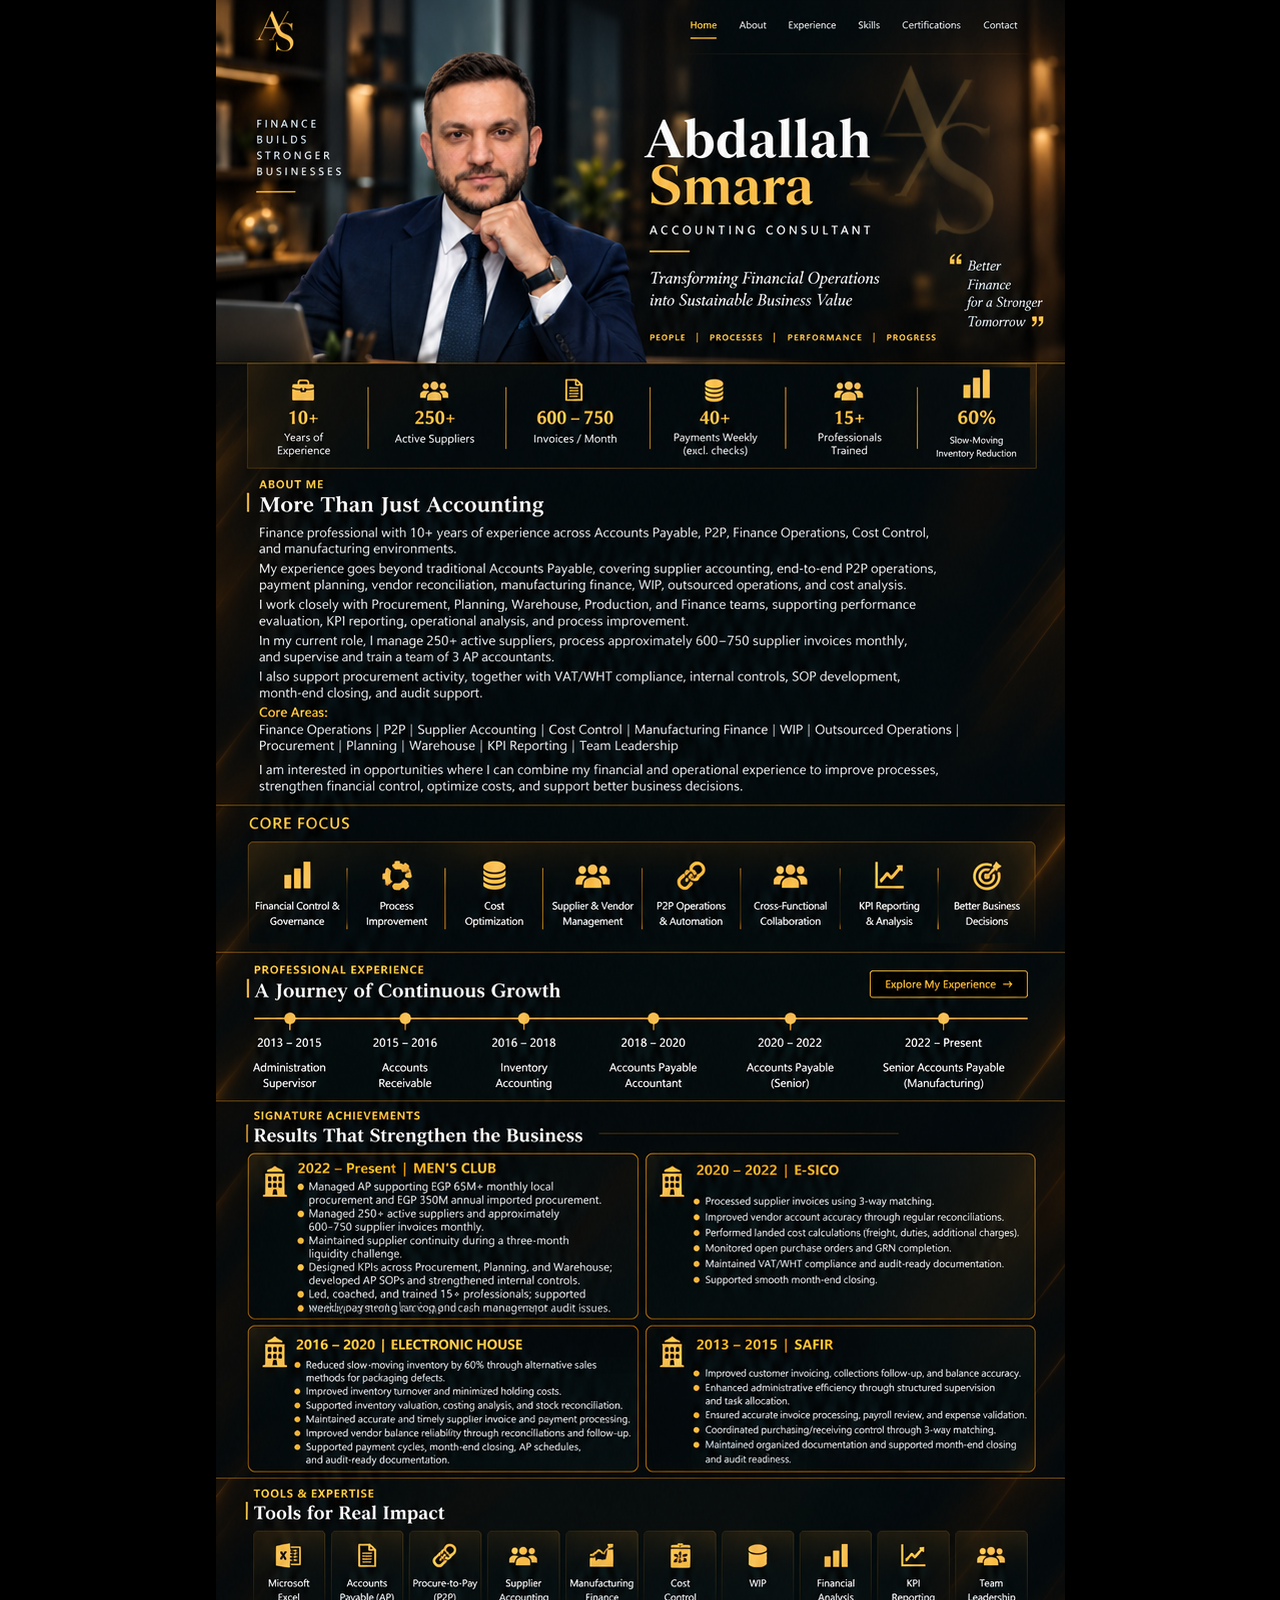
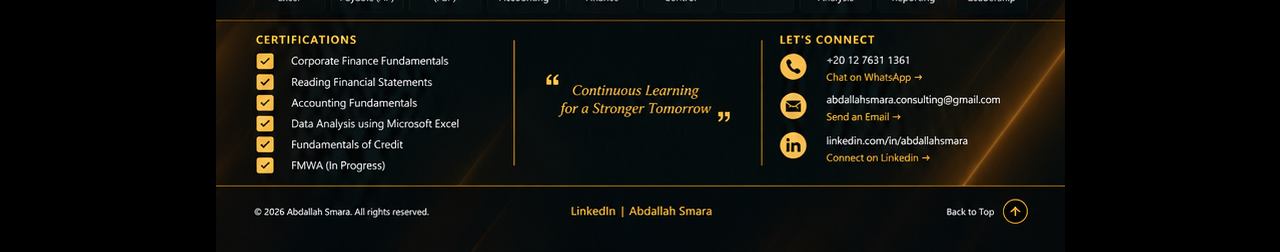
<file: index.html>
<!doctype html>
<html lang="en">
<head>
<meta charset="utf-8">
<meta name="viewport" content="width=device-width,initial-scale=1">
<title>Abdallah Smara | Accounting Consultant</title>
<style>
*{box-sizing:border-box}
html{scroll-behavior:smooth}
body{margin:0;background:#000;display:flex;justify-content:center}
.page{position:relative;width:min(100vw,849px);aspect-ratio:849/1852;background:url('assets/master.png') center/100% 100% no-repeat}
a{position:absolute;z-index:2;display:block}
.nav{top:.7%;height:2%}
.home{left:54%;width:5%}.about{left:60%;width:5%}.exp{left:66%;width:7%}.skills{left:73%;width:6%}.cert{left:80%;width:9%}.contact{left:89%;width:7%}
.explore{left:77%;top:51.8%;width:20%;height:3%}
.wa{left:65%;top:88%;width:31%;height:3%}.email{left:65%;top:91%;width:31%;height:3%}.li{left:65%;top:94%;width:31%;height:3%}
.footli{left:41%;bottom:1%;width:18%;height:2%}.back{right:1%;bottom:1%;width:8%;height:3%}
.anchor{position:absolute;left:0;width:1px;height:1px;z-index:1}
.modal{display:none;position:fixed;inset:0;z-index:20;background:rgba(0,0,0,.82);align-items:center;justify-content:center;padding:24px}.modal.show{display:flex}.modal-card{width:min(900px,94vw);max-height:88vh;overflow:auto;background:#07100f;border:1px solid #dca928;box-shadow:0 0 35px rgba(220,169,40,.22);padding:28px;color:#f4f1e8;font-family:Arial,sans-serif}.modal-card h2{margin:0 0 6px;color:#f2b72b;font-size:24px}.modal-card h3{margin:22px 0 8px;color:#f2b72b;font-size:17px}.modal-card p,.modal-card li{font-size:14px;line-height:1.55}.modal-card ul{margin:6px 0 0 20px;padding:0}.modal-close{float:right;background:transparent;border:1px solid #dca928;color:#f2b72b;padding:6px 11px;cursor:pointer;font-size:16px}
#about{top:25%}#experience{top:51%}#experience-details{top:55%}#skills{top:78%}#certifications{top:87%}#contact{top:87%}
</style>
</head>
<body>
<main class="page" id="top">
<a class="nav home" href="#top" aria-label="Home"></a>
<a class="nav about" href="#about" aria-label="About"></a>
<a class="nav exp" href="#experience" aria-label="Experience"></a>
<a class="nav skills" href="#skills" aria-label="Skills"></a>
<a class="nav cert" href="#certifications" aria-label="Certifications"></a>
<a class="nav contact" href="#contact" aria-label="Contact"></a>
<span class="anchor" id="about"></span><span class="anchor" id="experience"></span><span class="anchor" id="experience-details"></span><span class="anchor" id="skills"></span><span class="anchor" id="certifications"></span><span class="anchor" id="contact"></span>
<a class="explore" href="#experience-details" aria-label="Explore My Experience" id="exploreBtn"></a>
<a class="wa" href="https://wa.me/201276311361" target="_blank" rel="noopener" aria-label="WhatsApp"></a>
<a class="email" href="mailto:abdallasmara@gmail.com" aria-label="Email"></a>
<a class="li" href="https://www.linkedin.com/in/abdallahsmara/" target="_blank" rel="noopener" aria-label="LinkedIn"></a>
<a class="footli" href="https://www.linkedin.com/in/abdallahsmara/" target="_blank" rel="noopener" aria-label="LinkedIn"></a>
<a class="back" href="#top" aria-label="Back to Top"></a>
</main>
<div class="modal" id="experienceModal" aria-hidden="true">
  <section class="modal-card" role="dialog" aria-modal="true" aria-labelledby="experienceModalTitle">
    <button class="modal-close" id="closeExperience" aria-label="Close">×</button>
    <h2 id="experienceModalTitle">Professional Experience</h2>
    <p>Selected responsibilities and business impact across my accounting and finance career.</p>
    <h3>2022 – Present | MEN’S CLUB — Senior Accounts Payable & Cost Control</h3>
    <ul>
      <li>Managed AP supporting EGP 65M+ monthly local procurement and EGP 350M annual imported procurement.</li>
      <li>Managed 250+ active suppliers and approximately 600–750 supplier invoices monthly.</li>
      <li>Maintained supplier continuity during a three-month liquidity challenge.</li>
      <li>Designed KPIs across Procurement, Planning, and Warehouse; developed AP SOPs and strengthened internal controls.</li>
      <li>Led, coached, and trained 15+ professionals; supported weekly payment planning and cash management.</li>
      <li>Supported VAT/WHT compliance, month-end closing, audit readiness, and cross-functional finance operations.</li>
    </ul>
    <h3>2020 – 2022 | E-SICO — Senior Accounts Payable</h3>
    <ul>
      <li>Processed supplier invoices using three-way matching and maintained vendor account accuracy through regular reconciliations.</li>
      <li>Performed landed-cost calculations including freight, duties, and additional charges.</li>
      <li>Monitored open purchase orders and GRN completion.</li>
      <li>Maintained VAT/WHT compliance and audit-ready documentation and supported smooth month-end closing.</li>
    </ul>
    <h3>2016 – 2020 | ELECTRONIC HOUSE — AP / Inventory / AR</h3>
    <ul>
      <li>Reduced slow-moving inventory by 60% through alternative sales methods for packaging defects.</li>
      <li>Improved inventory turnover and minimized holding costs.</li>
      <li>Supported inventory valuation, costing analysis, and stock reconciliation.</li>
      <li>Maintained accurate supplier invoice and payment processing and improved vendor balance reliability through reconciliations and follow-up.</li>
    </ul>
    <h3>2013 – 2015 | SAFIR — Administration Supervisor</h3>
    <ul>
      <li>Improved customer invoicing, collections follow-up, and balance accuracy.</li>
      <li>Enhanced administrative efficiency through structured supervision and task allocation.</li>
      <li>Ensured accurate invoice processing, payroll review, and expense validation.</li>
      <li>Coordinated purchasing/receiving control through three-way matching and maintained organized documentation for month-end closing and audit readiness.</li>
    </ul>
  </section>
</div>
<script>
const exploreBtn=document.getElementById('exploreBtn');
const modal=document.getElementById('experienceModal');
const closeBtn=document.getElementById('closeExperience');
exploreBtn.addEventListener('click',e=>{e.preventDefault();modal.classList.add('show');modal.setAttribute('aria-hidden','false');});
closeBtn.addEventListener('click',()=>{modal.classList.remove('show');modal.setAttribute('aria-hidden','true');});
modal.addEventListener('click',e=>{if(e.target===modal){modal.classList.remove('show');modal.setAttribute('aria-hidden','true');}});
document.addEventListener('keydown',e=>{if(e.key==='Escape')closeBtn.click();});
</script>
</body>
</html>
</file>
